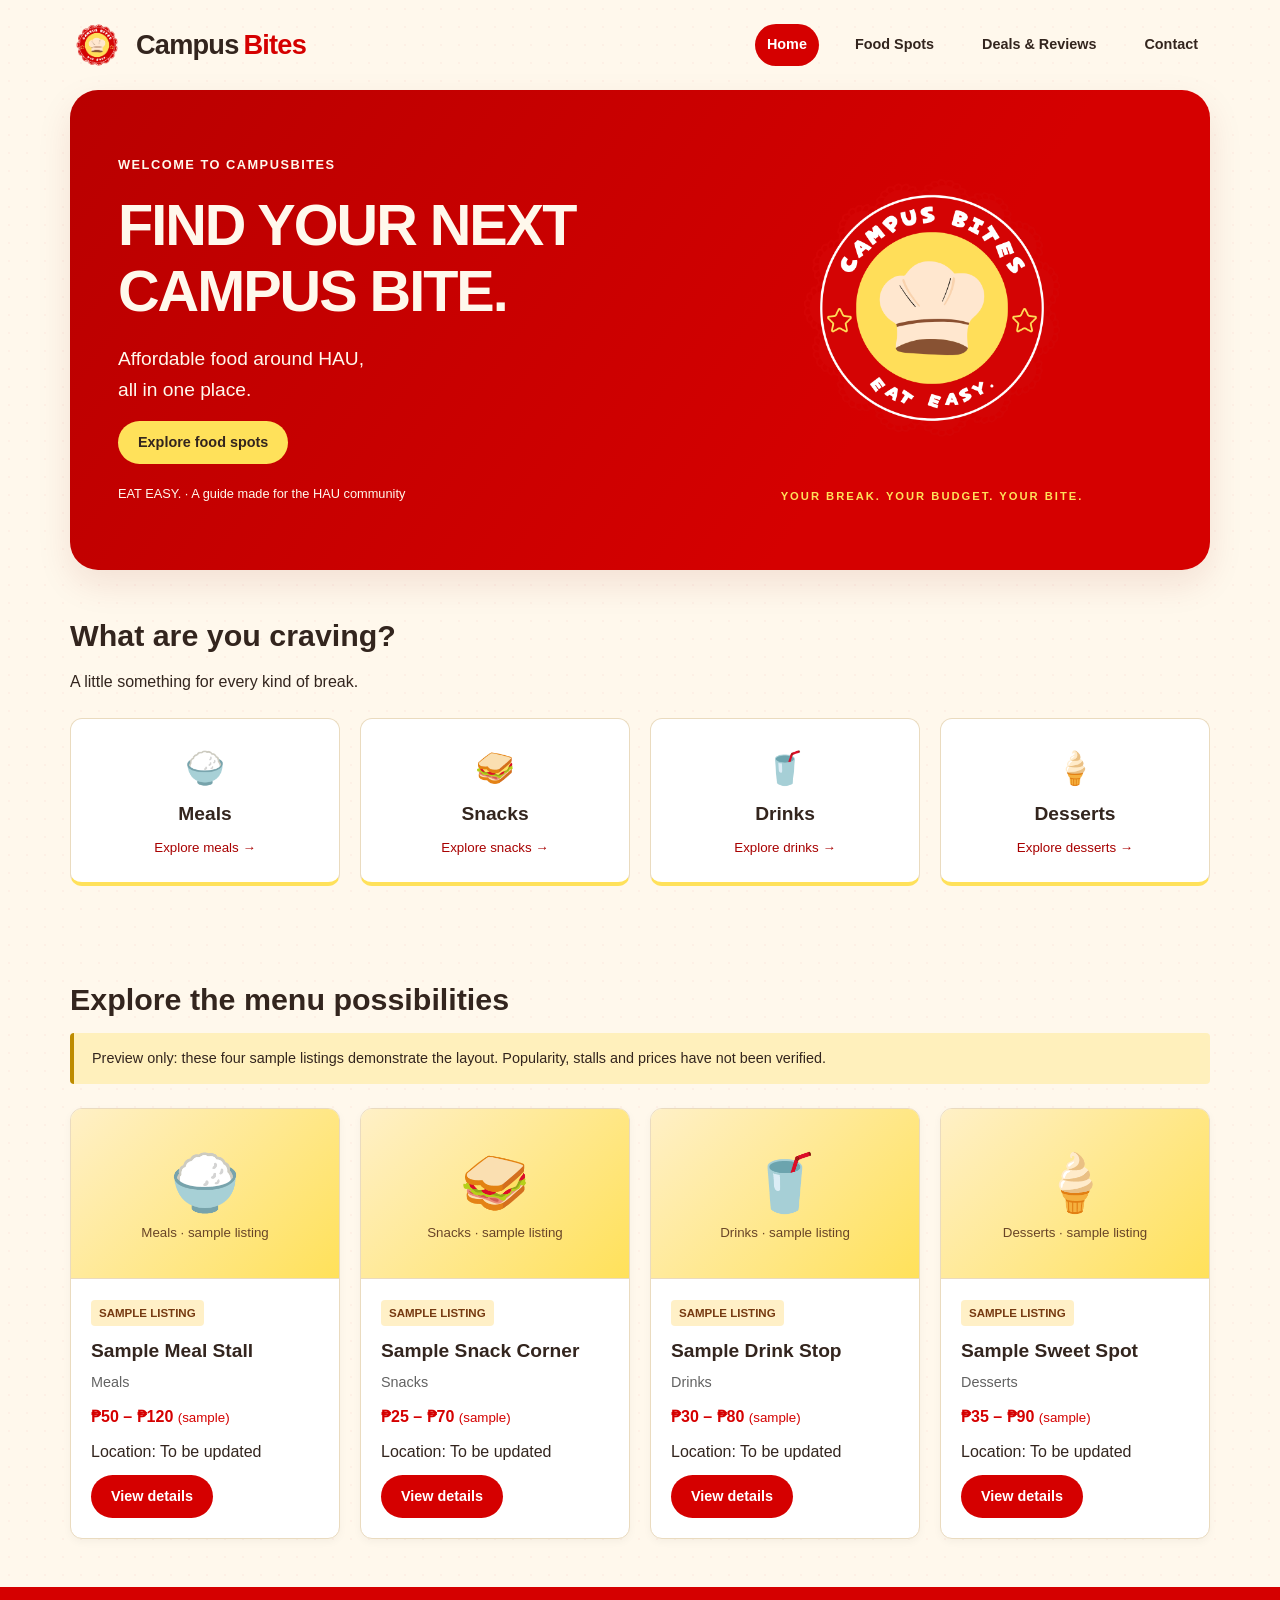
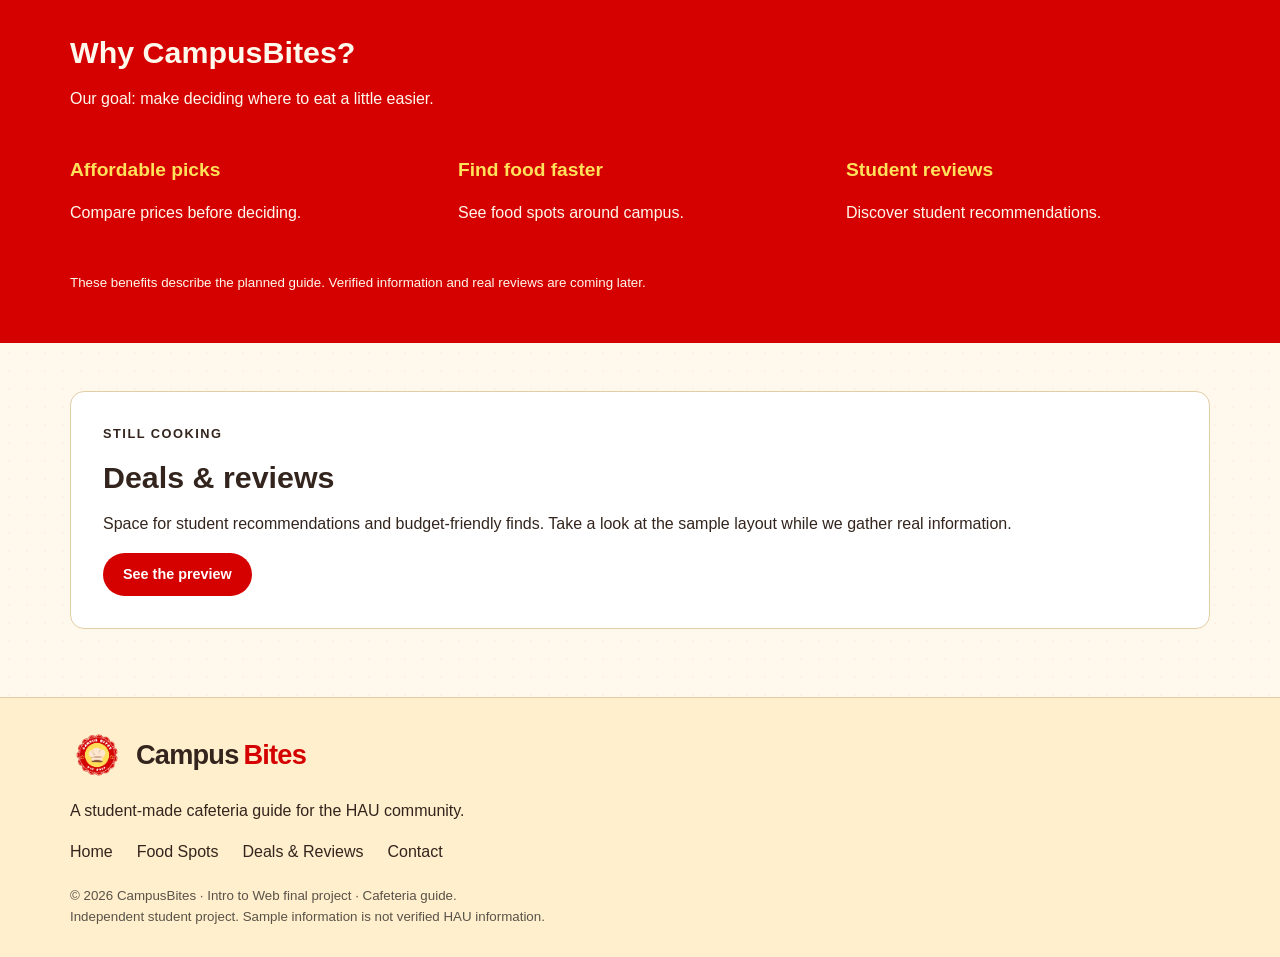
<file: index.html>
<!DOCTYPE html>
<html lang="en">
<head>
  <meta charset="UTF-8">
  <meta name="viewport" content="width=device-width, initial-scale=1.0">
  <meta name="description" content="CampusBites is a student project exploring a food guide for Holy Angel University. Browse food categories, compare sample budgets, and share local recommendations.">
  <title>Home | CampusBites</title>
  <link rel="stylesheet" href="styles.css">
  <script src="script.js" defer></script>
</head>
<body>
  <a class="skip-link" href="#main-content">Skip to content</a>
  <header class="site-header container">
    <a class="brand" href="index.html"><img class="brand-logo" src="assets/campusbites-logo.png" alt="">Campus<span>Bites</span></a>
    <nav aria-label="Main navigation">
      <a href="index.html" aria-current="page">Home</a>
      <a href="food-spots.html">Food Spots</a>
      <a href="deals-reviews.html">Deals & Reviews</a>
      <a href="contact.html">Contact</a>
    </nav>
  </header>
  <main id="main-content">
    <section class="hero container">
      <div>
        <p class="eyebrow">Welcome to CampusBites</p>
        <h1>FIND YOUR NEXT<br>CAMPUS BITE.</h1>
        <p class="hero-description">Affordable food around HAU,<br>all in one place.</p>
        <a class="button button-yellow" href="food-spots.html">Explore food spots</a>
        <p class="hero-note">EAT EASY. · A guide made for the HAU community</p>
      </div>
      <div class="hero-art"><img src="assets/campusbites-logo.png" alt="Campus Bites — Eat Easy, with a chef hat on a red and yellow seal"><p>YOUR BREAK. YOUR BUDGET. YOUR BITE.</p></div>
    </section>

    <section class="section container" aria-labelledby="cravings-title">
      <h2 id="cravings-title">What are you craving?</h2>
      <p>A little something for every kind of break.</p>
      <div class="category-grid">
        <a class="category-card" href="food-spots.html?category=meals"><span aria-hidden="true">🍚</span><h3>Meals</h3><small>Explore meals →</small></a>
        <a class="category-card" href="food-spots.html?category=snacks"><span aria-hidden="true">🥪</span><h3>Snacks</h3><small>Explore snacks →</small></a>
        <a class="category-card" href="food-spots.html?category=drinks"><span aria-hidden="true">🥤</span><h3>Drinks</h3><small>Explore drinks →</small></a>
        <a class="category-card" href="food-spots.html?category=desserts"><span aria-hidden="true">🍦</span><h3>Desserts</h3><small>Explore desserts →</small></a>
      </div>
    </section>

    <section class="section container" aria-labelledby="popular-title">
      <h2 id="popular-title">Explore the menu possibilities</h2>
      <p class="notice">Preview only: these four sample listings demonstrate the layout. Popularity, stalls and prices have not been verified.</p>
      <div class="food-grid">
      <!-- SAMPLE: replace this listing with verified stall information. -->
      <article class="food-card">
        <div class="food-image placeholder"><span aria-hidden="true" class="food-symbol">🍚</span><small>Meals · sample listing</small></div>
        <div class="card-body">
          <span class="sample-label">Sample listing</span>
          <h3>Sample Meal Stall</h3>
          <p class="category">Meals</p>
          <p class="price">₱50 – ₱120 <small>(sample)</small></p>
          <p>Location: To be updated</p>
          <a class="button" href="food-spots.html#spot-1">View details</a>
        </div>
      </article>
      <!-- SAMPLE: replace this listing with verified stall information. -->
      <article class="food-card">
        <div class="food-image placeholder"><span aria-hidden="true" class="food-symbol">🥪</span><small>Snacks · sample listing</small></div>
        <div class="card-body">
          <span class="sample-label">Sample listing</span>
          <h3>Sample Snack Corner</h3>
          <p class="category">Snacks</p>
          <p class="price">₱25 – ₱70 <small>(sample)</small></p>
          <p>Location: To be updated</p>
          <a class="button" href="food-spots.html#spot-2">View details</a>
        </div>
      </article>
      <!-- SAMPLE: replace this listing with verified stall information. -->
      <article class="food-card">
        <div class="food-image placeholder"><span aria-hidden="true" class="food-symbol">🥤</span><small>Drinks · sample listing</small></div>
        <div class="card-body">
          <span class="sample-label">Sample listing</span>
          <h3>Sample Drink Stop</h3>
          <p class="category">Drinks</p>
          <p class="price">₱30 – ₱80 <small>(sample)</small></p>
          <p>Location: To be updated</p>
          <a class="button" href="food-spots.html#spot-3">View details</a>
        </div>
      </article>
      <!-- SAMPLE: replace this listing with verified stall information. -->
      <article class="food-card">
        <div class="food-image placeholder"><span aria-hidden="true" class="food-symbol">🍦</span><small>Desserts · sample listing</small></div>
        <div class="card-body">
          <span class="sample-label">Sample listing</span>
          <h3>Sample Sweet Spot</h3>
          <p class="category">Desserts</p>
          <p class="price">₱35 – ₱90 <small>(sample)</small></p>
          <p>Location: To be updated</p>
          <a class="button" href="food-spots.html#spot-4">View details</a>
        </div>
      </article>
      </div>
    </section>

    <section class="why-section">
      <div class="section container">
        <h2>Why CampusBites?</h2>
        <p>Our goal: make deciding where to eat a little easier.</p>
        <div class="three-column">
          <div><h3>Affordable picks</h3><p>Compare prices before deciding.</p></div>
          <div><h3>Find food faster</h3><p>See food spots around campus.</p></div>
          <div><h3>Student reviews</h3><p>Discover student recommendations.</p></div>
        </div>
        <small>These benefits describe the planned guide. Verified information and real reviews are coming later.</small>
      </div>
    </section>

    <section class="section container">
      <div class="preview-box">
        <p class="eyebrow">Still cooking</p>
        <h2>Deals &amp; reviews</h2>
        <p>Space for student recommendations and budget-friendly finds. Take a look at the sample layout while we gather real information.</p>
        <a class="button" href="deals-reviews.html">See the preview</a>
      </div>
    </section>
  </main>
  <footer class="site-footer">
    <div class="container">
      <a class="brand" href="index.html"><img class="brand-logo" src="assets/campusbites-logo.png" alt="">Campus<span>Bites</span></a>
      <p>A student-made cafeteria guide for the HAU community.</p>
      <nav aria-label="Footer navigation"><a href="index.html">Home</a>
        <a href="food-spots.html">Food Spots</a>
        <a href="deals-reviews.html">Deals & Reviews</a>
        <a href="contact.html">Contact</a></nav>
      <small>&copy; 2026 CampusBites · Intro to Web final project · Cafeteria guide.<br>Independent student project. Sample information is not verified HAU information.</small>
    </div>
  </footer>
</body>
</html>
</file>
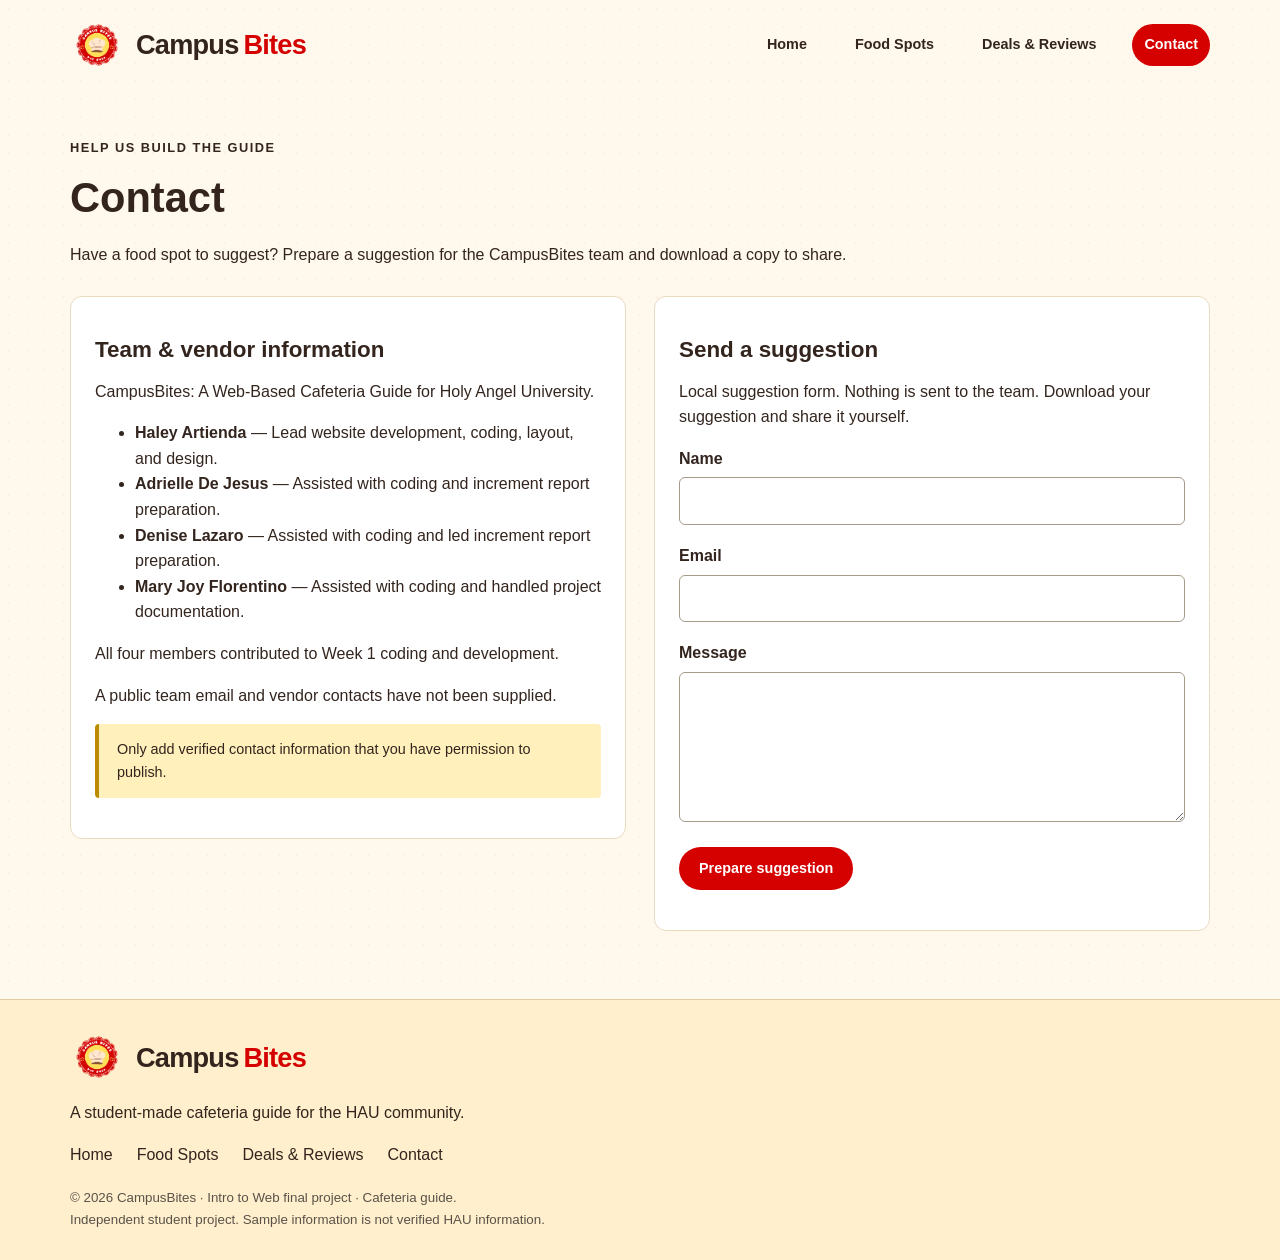
<file: contact.html>
<!DOCTYPE html>
<html lang="en">
<head>
  <meta charset="UTF-8">
  <meta name="viewport" content="width=device-width, initial-scale=1.0">
  <meta name="description" content="CampusBites is a student project exploring a food guide for Holy Angel University. Browse food categories, compare sample budgets, and share local recommendations.">
  <title>Contact | CampusBites</title>
  <link rel="stylesheet" href="styles.css">
  <script src="script.js" defer></script>
</head>
<body>
  <a class="skip-link" href="#main-content">Skip to content</a>
  <header class="site-header container">
    <a class="brand" href="index.html"><img class="brand-logo" src="assets/campusbites-logo.png" alt="">Campus<span>Bites</span></a>
    <nav aria-label="Main navigation">
      <a href="index.html">Home</a>
      <a href="food-spots.html">Food Spots</a>
      <a href="deals-reviews.html">Deals & Reviews</a>
      <a href="contact.html" aria-current="page">Contact</a>
    </nav>
  </header>
  <main id="main-content">
    <section class="section container">
      <p class="eyebrow">Help us build the guide</p>
      <h1>Contact</h1>
      <p>Have a food spot to suggest? Prepare a suggestion for the CampusBites team and download a copy to share.</p>
      <div class="contact-grid">
        <div class="simple-card">
          <h2>Team &amp; vendor information</h2>
          <p>CampusBites: A Web-Based Cafeteria Guide for Holy Angel University.</p>
          <ul><li><strong>Haley Artienda</strong> — Lead website development, coding, layout, and design.</li><li><strong>Adrielle De Jesus</strong> — Assisted with coding and increment report preparation.</li><li><strong>Denise Lazaro</strong> — Assisted with coding and led increment report preparation.</li><li><strong>Mary Joy Florentino</strong> — Assisted with coding and handled project documentation.</li></ul>
          <p>All four members contributed to Week 1 coding and development.</p>
          <p>A public team email and vendor contacts have not been supplied.</p>
          <p class="notice">Only add verified contact information that you have permission to publish.</p>
        </div>
        <form id="contact-form" class="simple-card">
          <h2>Send a suggestion</h2>
          <p id="form-note">Local suggestion form. Nothing is sent to the team. Download your suggestion and share it yourself.</p>
          <label for="name">Name</label>
          <input id="name" type="text" required maxlength="80" autocomplete="name">
          <label for="email">Email</label>
          <input id="email" type="email" required maxlength="120" autocomplete="email">
          <label for="message">Message</label>
          <textarea id="message" rows="5" required minlength="10" maxlength="1500"></textarea>
          <button class="button" type="submit" aria-describedby="form-note">Prepare suggestion</button>
          <button class="button button-yellow" type="button" id="download-suggestion" hidden>Download suggestion</button><p id="form-status" role="status"></p>
          <noscript><p>JavaScript is off. This demo cannot send messages.</p></noscript>
        </form>
      </div>
    </section>
  </main>
  <footer class="site-footer">
    <div class="container">
      <a class="brand" href="index.html"><img class="brand-logo" src="assets/campusbites-logo.png" alt="">Campus<span>Bites</span></a>
      <p>A student-made cafeteria guide for the HAU community.</p>
      <nav aria-label="Footer navigation"><a href="index.html">Home</a>
        <a href="food-spots.html">Food Spots</a>
        <a href="deals-reviews.html">Deals & Reviews</a>
        <a href="contact.html">Contact</a></nav>
      <small>&copy; 2026 CampusBites · Intro to Web final project · Cafeteria guide.<br>Independent student project. Sample information is not verified HAU information.</small>
    </div>
  </footer>
</body>
</html>
</file>
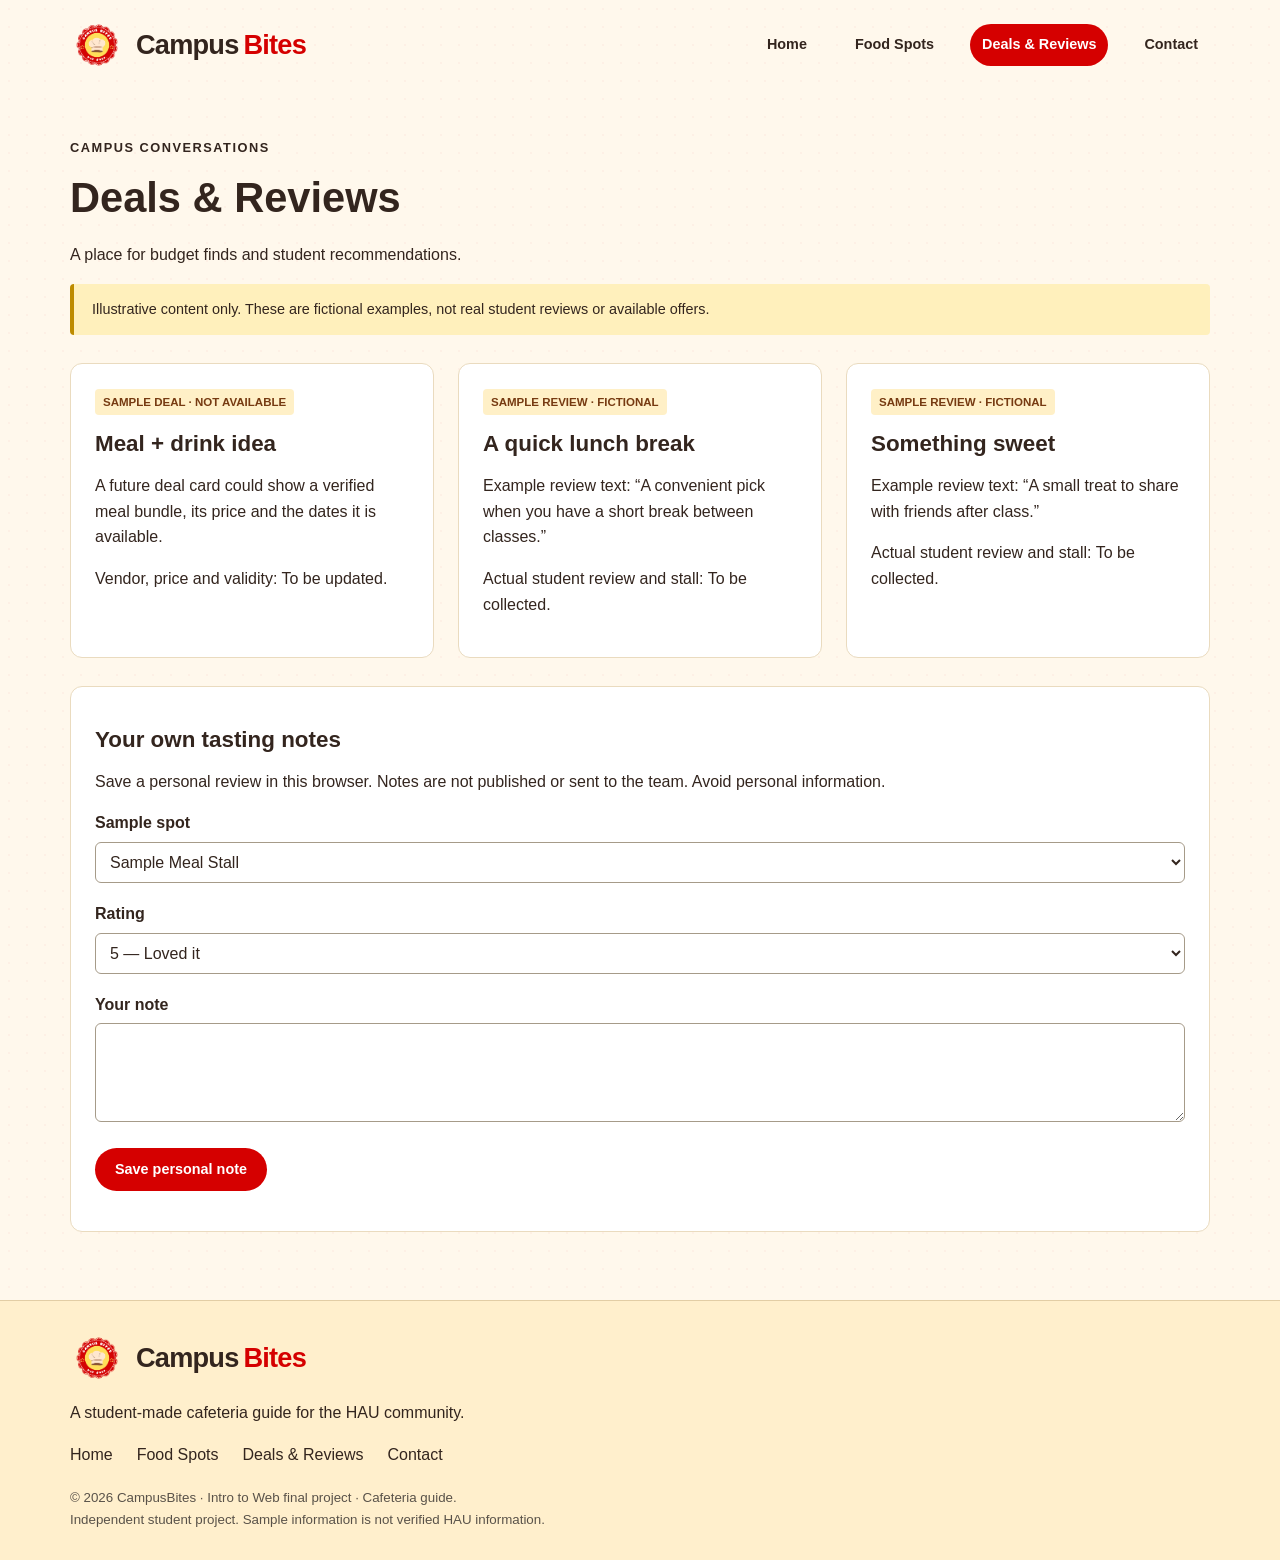
<file: deals-reviews.html>
<!DOCTYPE html>
<html lang="en">
<head>
  <meta charset="UTF-8">
  <meta name="viewport" content="width=device-width, initial-scale=1.0">
  <meta name="description" content="CampusBites is a student project exploring a food guide for Holy Angel University. Browse food categories, compare sample budgets, and share local recommendations.">
  <title>Deals & Reviews | CampusBites</title>
  <link rel="stylesheet" href="styles.css">
  <script src="script.js" defer></script>
</head>
<body>
  <a class="skip-link" href="#main-content">Skip to content</a>
  <header class="site-header container">
    <a class="brand" href="index.html"><img class="brand-logo" src="assets/campusbites-logo.png" alt="">Campus<span>Bites</span></a>
    <nav aria-label="Main navigation">
      <a href="index.html">Home</a>
      <a href="food-spots.html">Food Spots</a>
      <a href="deals-reviews.html" aria-current="page">Deals & Reviews</a>
      <a href="contact.html">Contact</a>
    </nav>
  </header>
  <main id="main-content">
    <section class="section container">
      <p class="eyebrow">Campus conversations</p>
      <h1>Deals &amp; Reviews</h1>
      <p>A place for budget finds and student recommendations.</p>
      <p class="notice">Illustrative content only. These are fictional examples, not real student reviews or available offers.</p>
      <div class="three-column">
        <article class="simple-card"><span class="sample-label">Sample deal · Not available</span><h2>Meal + drink idea</h2><p>A future deal card could show a verified meal bundle, its price and the dates it is available.</p><p>Vendor, price and validity: To be updated.</p></article>
        <article class="simple-card"><span class="sample-label">Sample review · Fictional</span><h2>A quick lunch break</h2><p>Example review text: “A convenient pick when you have a short break between classes.”</p><p>Actual student review and stall: To be collected.</p></article>
        <article class="simple-card"><span class="sample-label">Sample review · Fictional</span><h2>Something sweet</h2><p>Example review text: “A small treat to share with friends after class.”</p><p>Actual student review and stall: To be collected.</p></article>
      </div>
      <section class="simple-card" aria-labelledby="review-title">
<h2 id="review-title">Your own tasting notes</h2>
<p>Save a personal review in this browser. Notes are not published or sent to the team. Avoid personal information.</p>
<form id="review-form">
<label for="review-spot">Sample spot</label><select id="review-spot"><option>Sample Meal Stall</option><option>Sample Snack Corner</option><option>Sample Drink Stop</option><option>Sample Sweet Spot</option></select>
<label for="review-rating">Rating</label><select id="review-rating"><option value="5">5 — Loved it</option><option value="4">4 — Good</option><option value="3">3 — Okay</option><option value="2">2 — Could improve</option><option value="1">1 — Not for me</option></select>
<label for="review-text">Your note</label><textarea id="review-text" required minlength="10" maxlength="500" rows="3"></textarea>
<button class="button" type="submit">Save personal note</button>
<p id="review-status" role="status"></p>
</form>
<div id="personal-reviews"></div>
<button id="clear-reviews" class="button button-yellow" type="button" hidden>Clear my notes</button>
<noscript>Personal notes require JavaScript.</noscript>
</section>
    </section>
  </main>
  <footer class="site-footer">
    <div class="container">
      <a class="brand" href="index.html"><img class="brand-logo" src="assets/campusbites-logo.png" alt="">Campus<span>Bites</span></a>
      <p>A student-made cafeteria guide for the HAU community.</p>
      <nav aria-label="Footer navigation"><a href="index.html">Home</a>
        <a href="food-spots.html">Food Spots</a>
        <a href="deals-reviews.html">Deals & Reviews</a>
        <a href="contact.html">Contact</a></nav>
      <small>&copy; 2026 CampusBites · Intro to Web final project · Cafeteria guide.<br>Independent student project. Sample information is not verified HAU information.</small>
    </div>
  </footer>
</body>
</html>
</file>
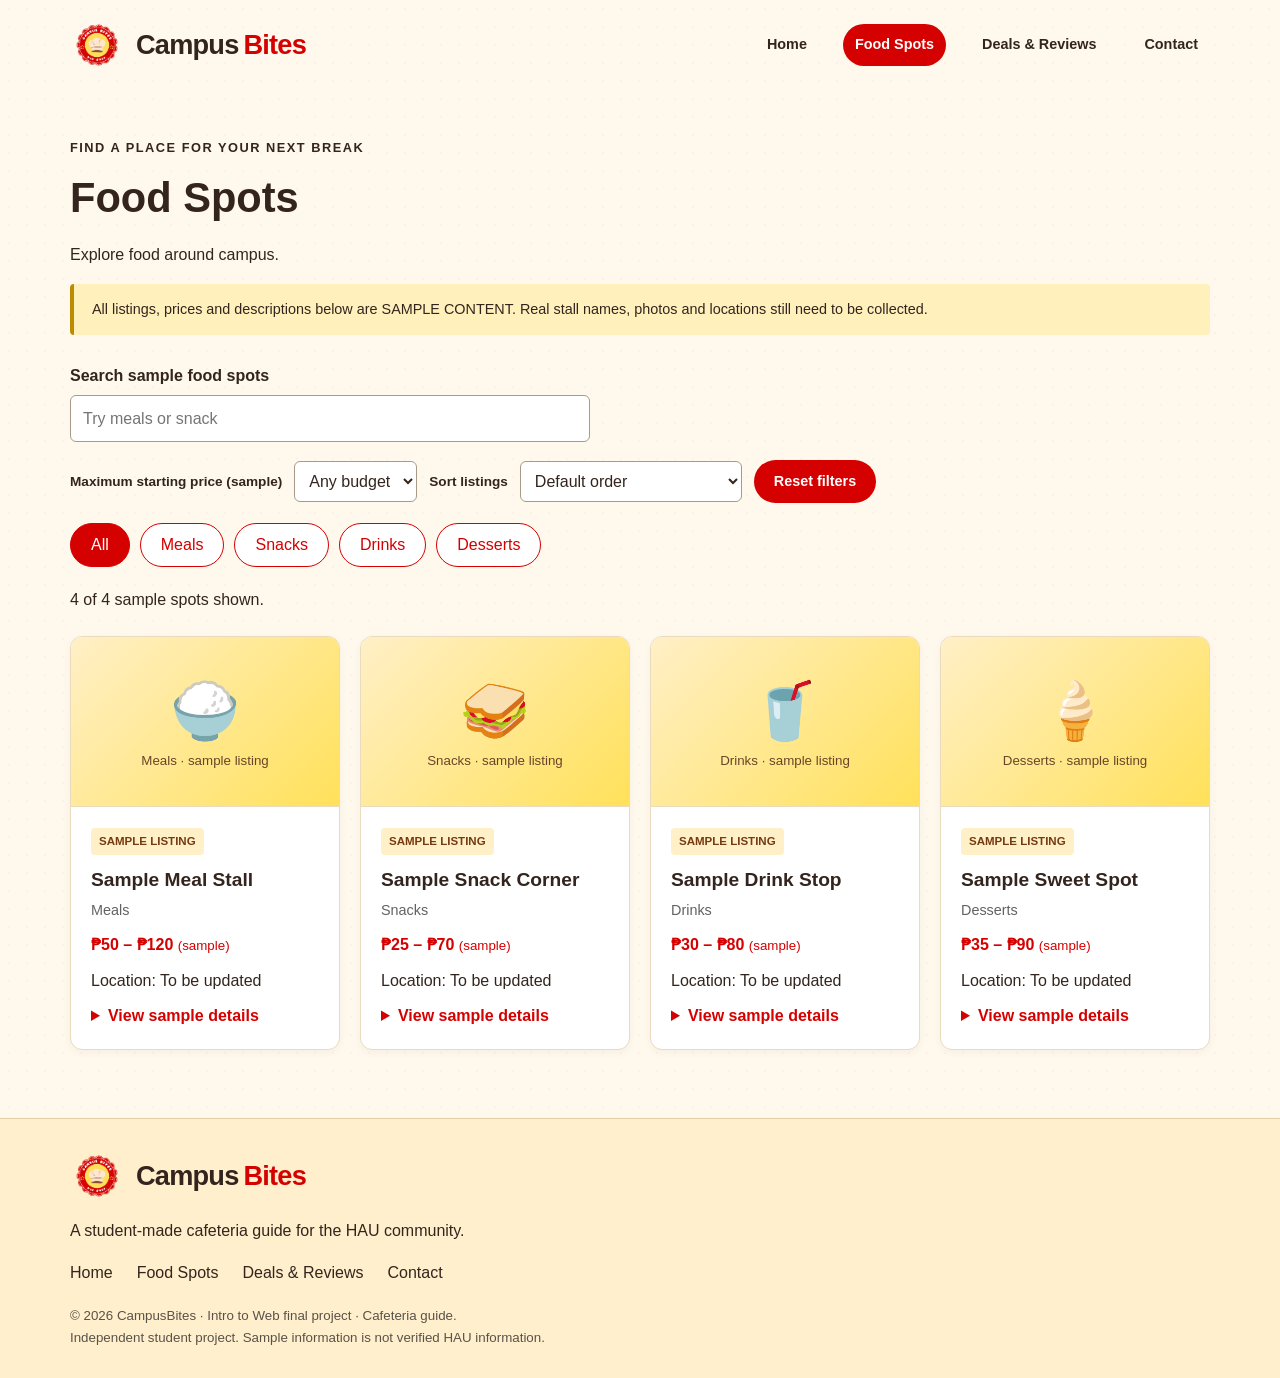
<file: food-spots.html>
<!DOCTYPE html>
<html lang="en">
<head>
  <meta charset="UTF-8">
  <meta name="viewport" content="width=device-width, initial-scale=1.0">
  <meta name="description" content="CampusBites is a student project exploring a food guide for Holy Angel University. Browse food categories, compare sample budgets, and share local recommendations.">
  <title>Food Spots | CampusBites</title>
  <link rel="stylesheet" href="styles.css">
  <script src="script.js" defer></script>
</head>
<body>
  <a class="skip-link" href="#main-content">Skip to content</a>
  <header class="site-header container">
    <a class="brand" href="index.html"><img class="brand-logo" src="assets/campusbites-logo.png" alt="">Campus<span>Bites</span></a>
    <nav aria-label="Main navigation">
      <a href="index.html">Home</a>
      <a href="food-spots.html" aria-current="page">Food Spots</a>
      <a href="deals-reviews.html">Deals & Reviews</a>
      <a href="contact.html">Contact</a>
    </nav>
  </header>
  <main id="main-content">
    <section class="section container">
      <p class="eyebrow">Find a place for your next break</p>
      <h1>Food Spots</h1>
      <p>Explore food around campus.</p>
      <p class="notice">All listings, prices and descriptions below are SAMPLE CONTENT. Real stall names, photos and locations still need to be collected.</p>
      <div class="search-controls">
        <label for="food-search">Search sample food spots</label>
        <input type="search" id="food-search" placeholder="Try meals or snack" autocomplete="off">
        <div class="budget-controls"><label for="max-budget">Maximum starting price (sample)</label><select id="max-budget"><option value="all">Any budget</option><option value="30">₱30 or less</option><option value="50">₱50 or less</option></select><label for="food-sort">Sort listings</label><select id="food-sort"><option value="default">Default order</option><option value="price">Starting price: low to high</option><option value="name">Name: A–Z</option></select><button type="button" class="button" id="reset-filters">Reset filters</button></div><div class="filters" role="group" aria-label="Filter by category">
          <button type="button" data-filter="all" aria-pressed="true">All</button>
          <button type="button" data-filter="meals" aria-pressed="false">Meals</button>
          <button type="button" data-filter="snacks" aria-pressed="false">Snacks</button>
          <button type="button" data-filter="drinks" aria-pressed="false">Drinks</button>
          <button type="button" data-filter="desserts" aria-pressed="false">Desserts</button>
        </div>
      </div>
      <noscript><p>Search and category filtering need JavaScript. You can still browse all listings below.</p></noscript>
      <p id="result-count" role="status">4 sample spots shown.</p>
      <div class="food-grid" id="food-list">
      <!-- SAMPLE: replace this listing with verified stall information. -->
      <article class="food-card" id="spot-1" data-price="50" data-order="1" data-category="meals">
        <div class="food-image placeholder"><span aria-hidden="true" class="food-symbol">🍚</span><small>Meals · sample listing</small></div>
        <div class="card-body">
          <span class="sample-label">Sample listing</span>
          <h3>Sample Meal Stall</h3>
          <p class="category">Meals</p>
          <p class="price">₱50 – ₱120 <small>(sample)</small></p>
          <p>Location: To be updated</p>
          <details><summary>View sample details</summary><p>A sample rice-meal listing. Menu items will be researched later.</p><p>Menu, opening hours and vendor contact: To be updated.</p></details>
        </div>
      </article>
      <!-- SAMPLE: replace this listing with verified stall information. -->
      <article class="food-card" id="spot-2" data-price="25" data-order="2" data-category="snacks">
        <div class="food-image placeholder"><span aria-hidden="true" class="food-symbol">🥪</span><small>Snacks · sample listing</small></div>
        <div class="card-body">
          <span class="sample-label">Sample listing</span>
          <h3>Sample Snack Corner</h3>
          <p class="category">Snacks</p>
          <p class="price">₱25 – ₱70 <small>(sample)</small></p>
          <p>Location: To be updated</p>
          <details><summary>View sample details</summary><p>A sample snack listing. Available snacks will be added later.</p><p>Menu, opening hours and vendor contact: To be updated.</p></details>
        </div>
      </article>
      <!-- SAMPLE: replace this listing with verified stall information. -->
      <article class="food-card" id="spot-3" data-price="30" data-order="3" data-category="drinks">
        <div class="food-image placeholder"><span aria-hidden="true" class="food-symbol">🥤</span><small>Drinks · sample listing</small></div>
        <div class="card-body">
          <span class="sample-label">Sample listing</span>
          <h3>Sample Drink Stop</h3>
          <p class="category">Drinks</p>
          <p class="price">₱30 – ₱80 <small>(sample)</small></p>
          <p>Location: To be updated</p>
          <details><summary>View sample details</summary><p>A sample drink listing. Sizes and drink choices are still to come.</p><p>Menu, opening hours and vendor contact: To be updated.</p></details>
        </div>
      </article>
      <!-- SAMPLE: replace this listing with verified stall information. -->
      <article class="food-card" id="spot-4" data-price="35" data-order="4" data-category="desserts">
        <div class="food-image placeholder"><span aria-hidden="true" class="food-symbol">🍦</span><small>Desserts · sample listing</small></div>
        <div class="card-body">
          <span class="sample-label">Sample listing</span>
          <h3>Sample Sweet Spot</h3>
          <p class="category">Desserts</p>
          <p class="price">₱35 – ₱90 <small>(sample)</small></p>
          <p>Location: To be updated</p>
          <details><summary>View sample details</summary><p>A sample dessert listing. Actual items will be confirmed later.</p><p>Menu, opening hours and vendor contact: To be updated.</p></details>
        </div>
      </article>
      </div>
      <p id="no-results" hidden>No sample spots match. Try another search or choose All.</p>
    </section>
  </main>
  <footer class="site-footer">
    <div class="container">
      <a class="brand" href="index.html"><img class="brand-logo" src="assets/campusbites-logo.png" alt="">Campus<span>Bites</span></a>
      <p>A student-made cafeteria guide for the HAU community.</p>
      <nav aria-label="Footer navigation"><a href="index.html">Home</a>
        <a href="food-spots.html">Food Spots</a>
        <a href="deals-reviews.html">Deals & Reviews</a>
        <a href="contact.html">Contact</a></nav>
      <small>&copy; 2026 CampusBites · Intro to Web final project · Cafeteria guide.<br>Independent student project. Sample information is not verified HAU information.</small>
    </div>
  </footer>
</body>
</html>
</file>
<file: styles.css>
/* CampusBites — simple Week 1 styles */
:root {
  --cream: #fff4de;
  --red: #b7192e;
  --yellow: #f5b82e;
  --dark: #262626;
  --white: #ffffff;
}
* { box-sizing: border-box; }
body { margin: 0; background: var(--cream); color: var(--dark); font-family: Arial, sans-serif; line-height: 1.6; }
img { display: block; width: 100%; max-width: 100%; object-fit: cover; }
a { color: var(--red); }
button, input, textarea { font: inherit; }
button, summary { cursor: pointer; }
button { border: 0; }
[hidden] { display: none !important; }
h1, h2, h3 { line-height: 1.15; }
h1 { font-size: 2.6rem; margin: 0 0 20px; }
h2 { font-size: 1.9rem; margin: 0 0 16px; }
h3 { font-size: 1.2rem; }
p { margin: 0 0 16px; }
:focus-visible { outline: 3px solid #285cac; outline-offset: 4px; }
.container { width: 90%; max-width: 1140px; margin: 0 auto; }
.section { padding-top: 48px; padding-bottom: 48px; }
/* Header and simple wrapping navigation */
.site-header { display: flex; align-items: center; justify-content: space-between; gap: 24px; padding-top: 24px; padding-bottom: 24px; }
.brand { font-size: 1.7rem; font-weight: bold; text-decoration: none; color: var(--dark); }
.brand span { color: var(--red); }
nav { display: flex; flex-wrap: wrap; gap: 12px 24px; }
nav a { color: var(--dark); text-decoration: none; }
nav a:hover, nav a[aria-current="page"] { color: var(--red); text-decoration: underline; text-underline-offset: 5px; }
/* Home hero */
.hero { display: grid; grid-template-columns: 1.2fr 1fr; gap: 32px; align-items: center; background: var(--red); color: var(--cream); padding: 48px; border-radius: 20px; }
.eyebrow { font-size: .8rem; font-weight: bold; letter-spacing: 1.5px; text-transform: uppercase; }
.hero h1 { font-size: 3.4rem; }
.hero-description { font-size: 1.2rem; }
.hero-note { font-size: .8rem; margin: 20px 0 0; }
.placeholder { background: #f5e4bf; color: #694528; display: flex; flex-direction: column; justify-content: center; align-items: center; text-align: center; padding: 20px; }
.placeholder span { font-weight: bold; font-size: 1.3rem; }
.hero-image { min-height: 300px; border: 2px dashed #d5b67a; border-radius: 16px; }
.hero-image p { margin: 12px 0; }
.button { display: inline-block; border-radius: 24px; background: var(--red); color: var(--white); padding: 10px 20px; font-weight: bold; font-size: .9rem; text-decoration: none; }
.button:hover { background: #901326; }
.button-yellow { background: var(--yellow); color: var(--dark); }
.button-yellow:hover { background: #ffcb55; }
/* Reusable category and food grids */
.category-grid, .food-grid { display: grid; grid-template-columns: repeat(4, minmax(0, 1fr)); gap: 20px; margin-top: 24px; }
.category-card { padding: 24px 12px; text-align: center; background: var(--white); border-radius: 12px; border: 1px solid #eadbbf; }
.category-card span { font-size: 2rem; }
.category-card h3 { margin: 8px 0 0; }
.food-card { background: var(--white); border-radius: 12px; border: 1px solid #eadbbf; overflow: hidden; box-shadow: 0 3px 8px #2626260a; scroll-margin-top: 24px; }
.food-image { height: 170px; object-fit: cover; }
.card-body { padding: 20px; }
.card-body h3 { margin: 14px 0 8px; }
.card-body p { margin-bottom: 10px; }
.sample-label { font-size: .72rem; font-weight: bold; text-transform: uppercase; color: #763a11; background: #fff0c7; padding: 4px 8px; display: inline-block; border-radius: 4px; }
.category { color: #626262; font-size: .9rem; }
.price { color: var(--red); font-weight: bold; }
.price small { font-weight: normal; }
.notice { background: #ffebbb; padding: 14px 18px; border-left: 4px solid var(--yellow); border-radius: 4px; }
.three-column { display: grid; grid-template-columns: repeat(3, minmax(0, 1fr)); gap: 24px; margin: 28px 0; }
.why-section { background: var(--red); color: var(--cream); }
.why-section h3 { color: var(--yellow); }
.preview-box { border: 1px solid #e2cda5; border-radius: 14px; background: var(--white); padding: 32px; }
.simple-card { padding: 24px; border: 1px solid #eadbbf; border-radius: 12px; background: var(--white); min-width: 0; }
.simple-card h2 { font-size: 1.4rem; margin-top: 16px; }
.future-note { margin-top: 32px; }
/* Food Spots search and basic disclosure */
.search-controls { margin-top: 28px; }
label { display: block; margin-bottom: 6px; font-weight: bold; }
input, textarea { width: 100%; border: 1px solid #a69b89; border-radius: 6px; background: var(--white); color: var(--dark); padding: 10px 12px; margin-bottom: 18px; }
#food-search { max-width: 520px; }
.filters { display: flex; flex-wrap: wrap; gap: 10px; margin-bottom: 20px; }
.filters button { padding: 8px 20px; border: 1px solid var(--red); border-radius: 22px; color: var(--red); background: var(--white); }
.filters button[aria-pressed="true"], .filters button:hover { background: var(--red); color: var(--white); }
summary { color: var(--red); font-weight: bold; }
details p { margin-top: 12px; font-size: .9rem; }
/* Contact and footer */
.contact-grid { display: grid; grid-template-columns: 1fr 1fr; gap: 28px; margin-top: 28px; align-items: start; }
textarea { resize: vertical; }
#form-status { margin-top: 16px; }
.site-footer { border-top: 1px solid #e2cda5; padding: 30px 0; }
.site-footer p { margin-top: 8px; }
.site-footer nav { margin-bottom: 20px; }
.site-footer small { display: block; color: #595249; }
/* Basic tablet and phone layouts */
@media (max-width: 900px) {
  .site-header { flex-direction: column; align-items: flex-start; gap: 12px; }
  .hero { padding: 32px; gap: 24px; }
  .hero h1 { font-size: 2.6rem; }
  .food-grid, .category-grid { grid-template-columns: repeat(2, minmax(0, 1fr)); }
  .three-column { grid-template-columns: 1fr; }
}
@media (max-width: 600px) {
  .hero, .contact-grid { grid-template-columns: 1fr; }
  .hero { padding: 28px 22px; }
  .hero h1 { font-size: 2.3rem; }
  .hero-image { min-height: 220px; }
  h1 { font-size: 2.2rem; }
  h2 { font-size: 1.6rem; }
  .section { padding-top: 32px; padding-bottom: 32px; }
  .food-grid { grid-template-columns: 1fr; }
  nav { gap: 10px 18px; }
  .preview-box { padding: 24px; }
}
/* CampusBites brand finish: colors taken from the supplied logo. */
:root { --red: #d50000; --yellow: #ffe15a; --cream: #fff8ec; --dark: #33251e; }
body { background-image: radial-gradient(#d5000008 1px, transparent 1px); background-size: 18px 18px; }
.brand { display: inline-flex; align-items: center; gap: 5px; white-space: nowrap; letter-spacing: -.8px; }
.brand-logo { width: 54px; height: 54px; object-fit: contain; margin-right: 7px; }
.site-header { padding-block: 18px; }
.site-header nav a { padding: 9px 12px; font-size: .9rem; font-weight: 700; border-radius: 24px; }
.site-header nav a[aria-current="page"] { background: var(--red); color: white; text-decoration: none; }
.hero { border-radius: 28px; background: linear-gradient(125deg, #b90000, #d50000 70%); box-shadow: 0 14px 35px #8d16001a; }
.hero h1 { font-size: clamp(2.3rem, 4.5vw, 3.8rem); letter-spacing: -2px; }
.hero-art { text-align: center; }
.hero-art img { width: 100%; max-width: 340px; margin: auto; object-fit: contain; }
.hero-art p { color: var(--yellow); font-size: .7rem; font-weight: 800; letter-spacing: 2px; margin-top: 10px; }
.category-card { text-decoration: none; color: var(--dark); transition: transform .15s, box-shadow .15s; border-bottom: 4px solid var(--yellow); }
.category-card:hover { transform: translateY(-4px); box-shadow: 0 8px 18px #33251e12; }
.category-card small { display: block; margin-top: 12px; color: #a80000; }
.food-image { background: linear-gradient(135deg, #fff0c7, #ffe15a); border-bottom: 1px solid #eadbbf; }
.placeholder .food-symbol { font-size: 3.5rem; line-height: 1.4; }
.food-card:target { outline: 3px solid var(--red); }
.button:hover { background: #a60000; }
.button-yellow:hover { background: #f2ce34; }
.notice { font-size: .9rem; background: #fff0bc; border-left-color: #bd8b00; }
.budget-controls { display: flex; align-items: center; flex-wrap: wrap; gap: 12px; margin-bottom: 20px; }
.budget-controls label { margin: 0; font-size: .85rem; }
select { font: inherit; border: 1px solid #a69b89; border-radius: 6px; padding: 10px; background: white; color: var(--dark); max-width: 100%; }
#review-form select { display: block; width: 100%; margin-bottom: 18px; }
#review-status, #form-status { margin-top: 16px; }
.personal-note { border-top: 1px solid #eadbbf; padding: 20px 0; overflow-wrap: anywhere; }
.site-footer { background: #ffefcc; margin-top: 20px; }
.skip-link { position: absolute; left: 12px; top: -100px; background: white; padding: 12px; z-index: 5; }
.skip-link:focus { top: 12px; }
@media (max-width: 600px) {
  .site-header nav { gap: 4px; width: 100%; }
  .site-header nav a { padding: 8px; font-size: .8rem; }
  .hero-art img { max-width: 240px; }
  .hero h1 { letter-spacing: -1px; }
  .budget-controls { align-items: stretch; flex-direction: column; }
  .brand { font-size: 1.5rem; }
}
@media (prefers-reduced-motion: reduce) { .category-card { transition: none; } }
</file>
